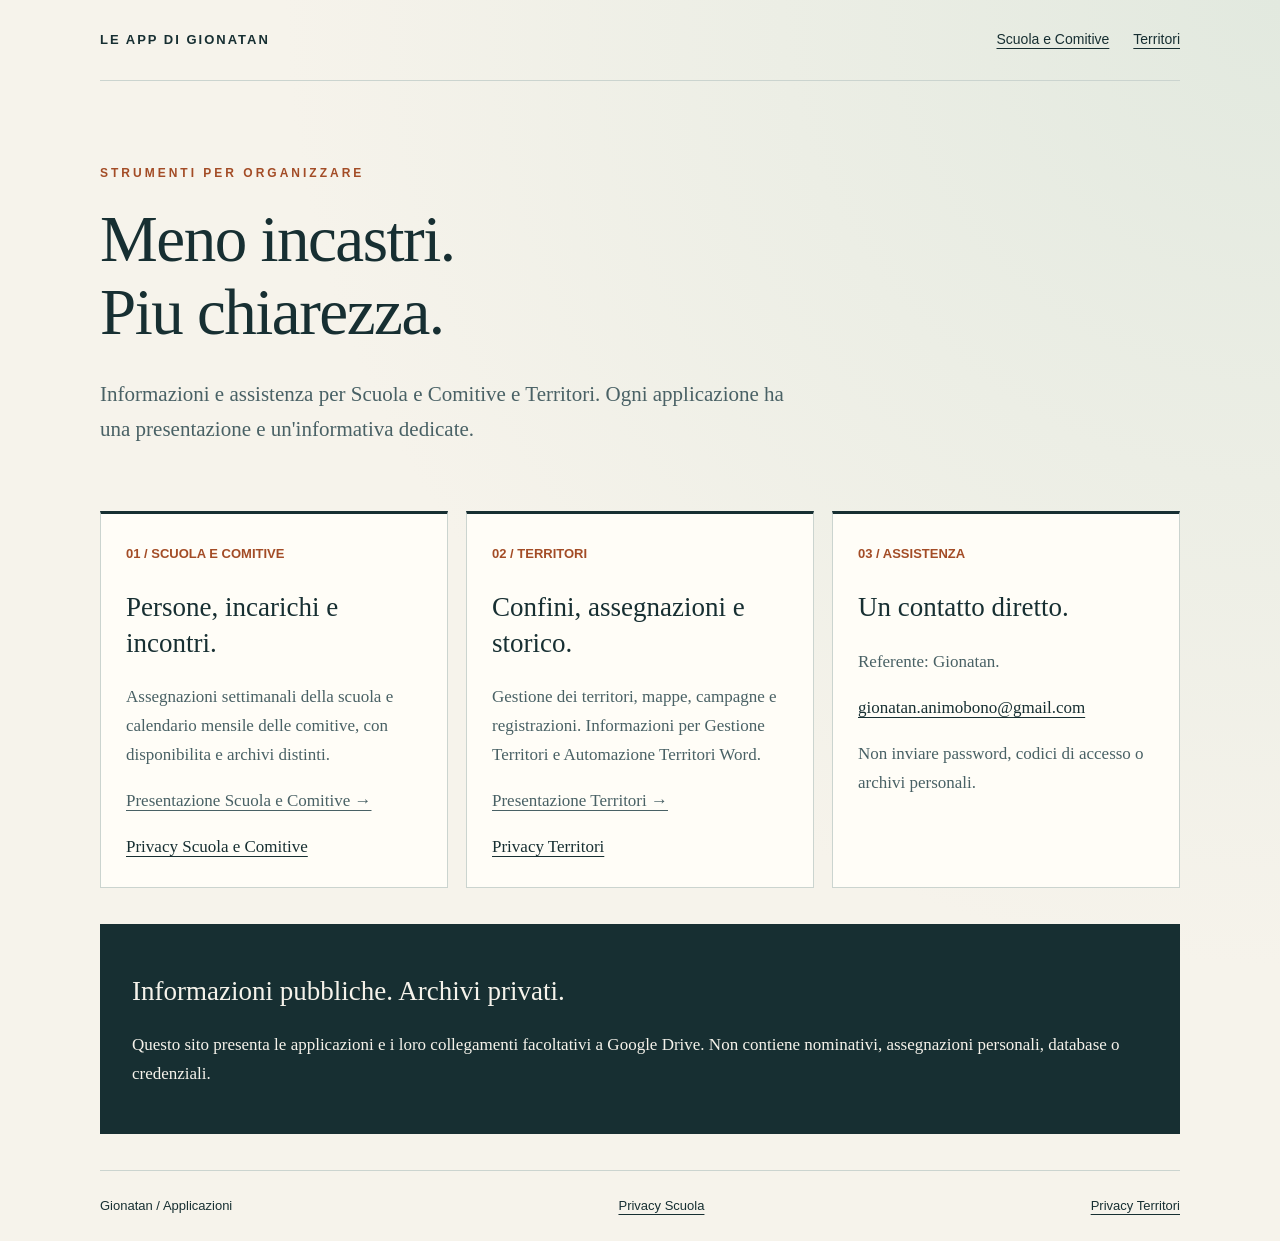
<file: index.html>
<!doctype html>
<html lang="it"><head><meta charset="utf-8"><meta name="viewport" content="width=device-width, initial-scale=1"><meta name="description" content="Presentazione e privacy delle applicazioni Scuola e Comitive e Territori di Gionatan."><title>Le applicazioni di Gionatan</title><link rel="stylesheet" href="style.css"></head>
<body>
<header class="wrap"><a class="brand" href="./">LE APP DI GIONATAN</a><nav aria-label="Navigazione"><a href="scuola.html">Scuola e Comitive</a><a href="territori.html">Territori</a></nav></header>
<main class="wrap">
<section class="hero"><p class="eyebrow">STRUMENTI PER ORGANIZZARE</p><h1>Meno incastri.<br>Piu chiarezza.</h1><p class="lead">Informazioni e assistenza per Scuola e Comitive e Territori. Ogni applicazione ha una presentazione e un'informativa dedicate.</p></section>
<section class="cards" aria-label="Applicazioni">
<article><span class="number">01 / SCUOLA E COMITIVE</span><h2>Persone, incarichi e incontri.</h2><p>Assegnazioni settimanali della scuola e calendario mensile delle comitive, con disponibilita e archivi distinti.</p><p><a href="scuola.html">Presentazione Scuola e Comitive &rarr;</a></p><a href="privacy.html">Privacy Scuola e Comitive</a></article>
<article><span class="number">02 / TERRITORI</span><h2>Confini, assegnazioni e storico.</h2><p>Gestione dei territori, mappe, campagne e registrazioni. Informazioni per Gestione Territori e Automazione Territori Word.</p><p><a href="territori.html">Presentazione Territori &rarr;</a></p><a href="territori-privacy.html">Privacy Territori</a></article>
<article><span class="number">03 / ASSISTENZA</span><h2>Un contatto diretto.</h2><p>Referente: Gionatan.</p><a href="mailto:gionatan.animobono@gmail.com">gionatan.animobono@gmail.com</a><p>Non inviare password, codici di accesso o archivi personali.</p></article>
</section>
<section class="note"><h2>Informazioni pubbliche. Archivi privati.</h2><p>Questo sito presenta le applicazioni e i loro collegamenti facoltativi a Google Drive. Non contiene nominativi, assegnazioni personali, database o credenziali.</p></section>
</main><footer class="wrap"><span>Gionatan / Applicazioni</span><a href="privacy.html">Privacy Scuola</a><a href="territori-privacy.html">Privacy Territori</a></footer>
</body></html>
</file>
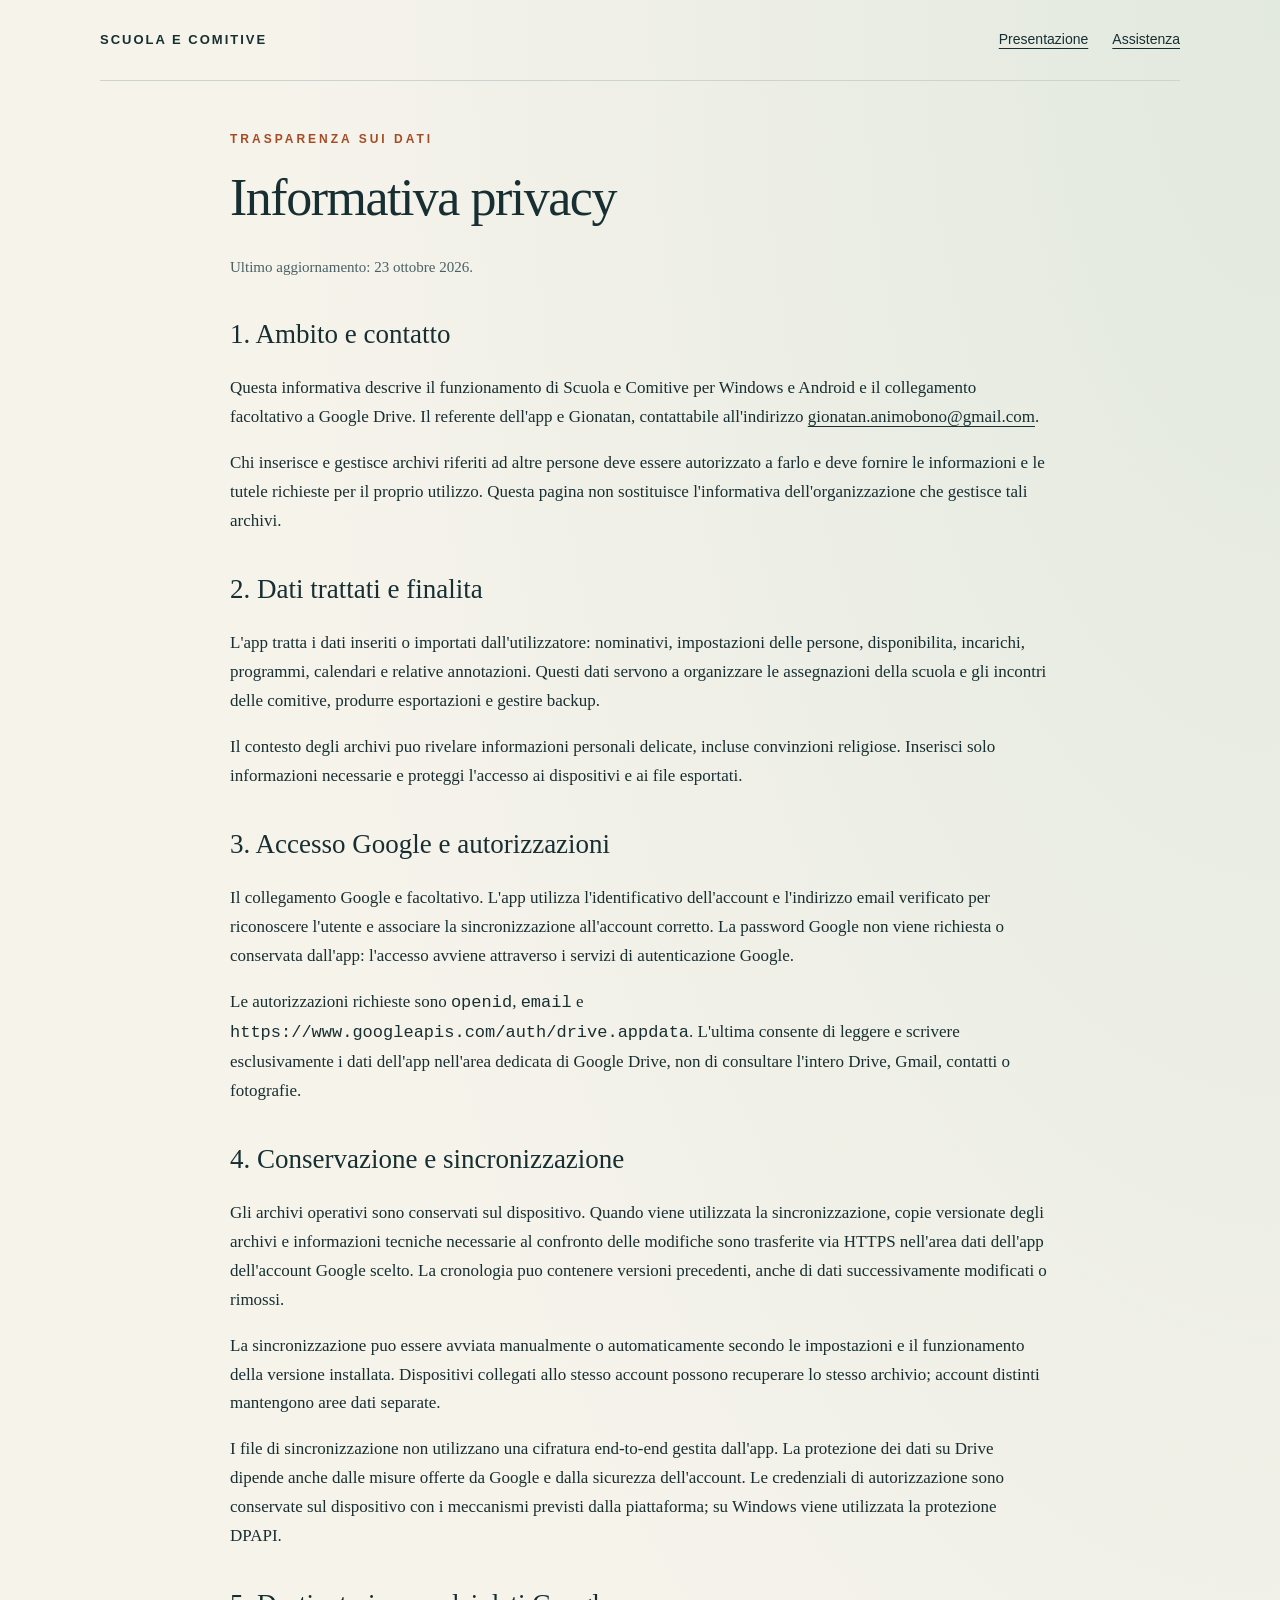
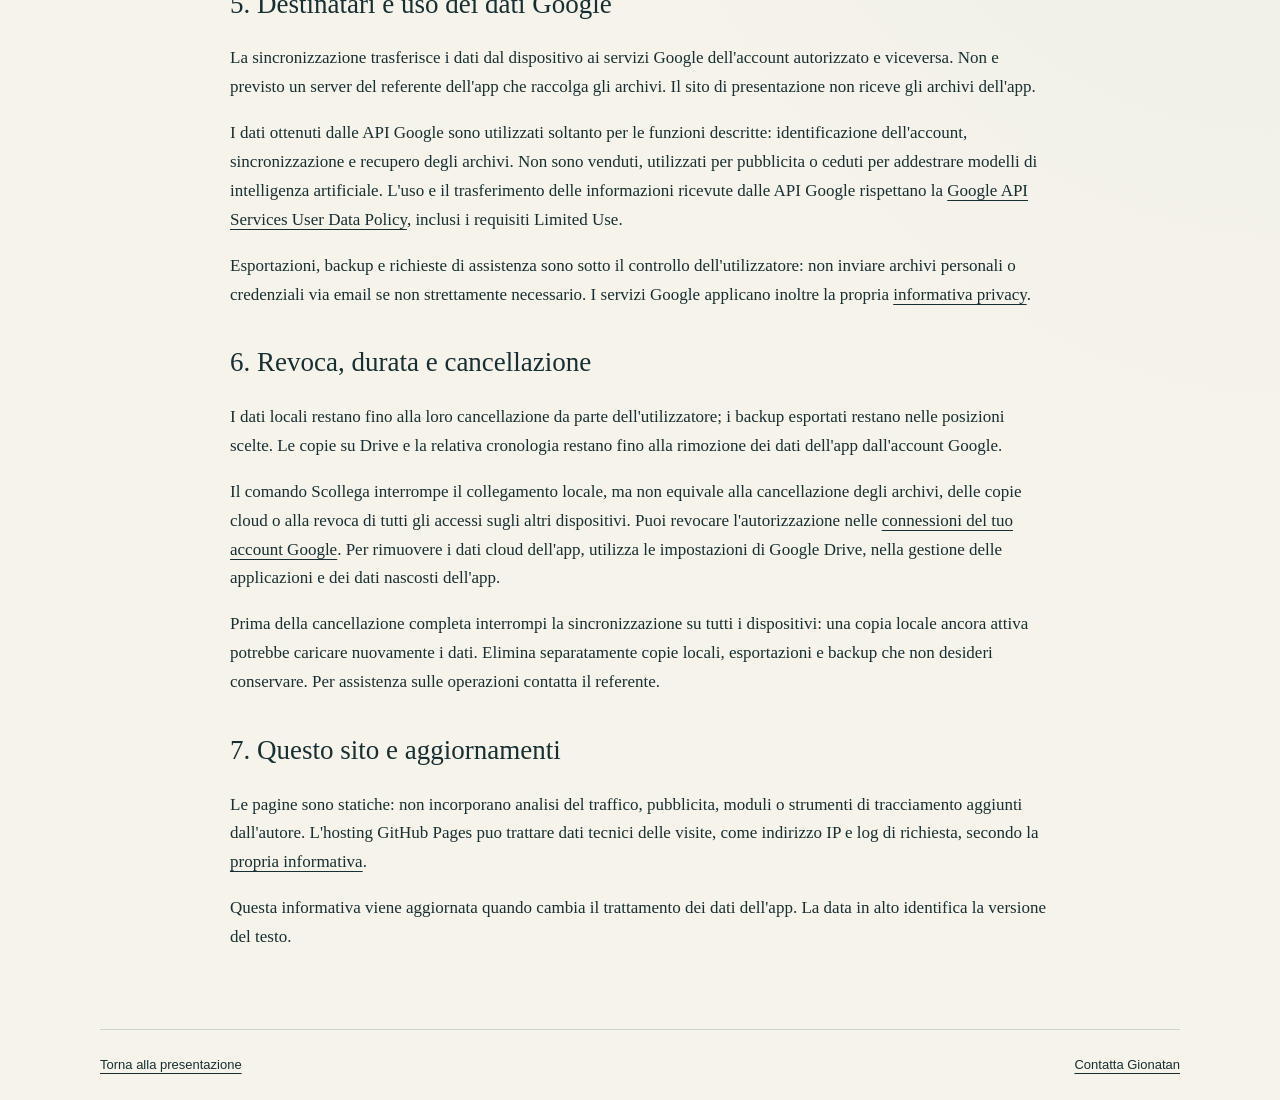
<file: privacy.html>
<!doctype html>
<html lang="it">
<head>
  <meta charset="utf-8">
  <meta name="viewport" content="width=device-width, initial-scale=1">
  <meta name="description" content="Informazioni sul trattamento dei dati in Scuola e Comitive e sulla sincronizzazione facoltativa con Google Drive.">
  <title>Privacy | Scuola e Comitive</title>
  <link rel="stylesheet" href="style.css">
</head>
<body>
  <header class="wrap"><a class="brand" href="scuola.html">SCUOLA E COMITIVE</a><nav aria-label="Navigazione"><a href="scuola.html">Presentazione</a><a href="mailto:gionatan.animobono@gmail.com">Assistenza</a></nav></header>
  <main class="wrap document">
    <p class="eyebrow">TRASPARENZA SUI DATI</p><h1>Informativa privacy</h1><p class="updated">Ultimo aggiornamento: 23 ottobre 2026.</p>
    <h2>1. Ambito e contatto</h2><p>Questa informativa descrive il funzionamento di Scuola e Comitive per Windows e Android e il collegamento facoltativo a Google Drive. Il referente dell'app e Gionatan, contattabile all'indirizzo <a href="mailto:gionatan.animobono@gmail.com">gionatan.animobono@gmail.com</a>.</p><p>Chi inserisce e gestisce archivi riferiti ad altre persone deve essere autorizzato a farlo e deve fornire le informazioni e le tutele richieste per il proprio utilizzo. Questa pagina non sostituisce l'informativa dell'organizzazione che gestisce tali archivi.</p>
    <h2>2. Dati trattati e finalita</h2><p>L'app tratta i dati inseriti o importati dall'utilizzatore: nominativi, impostazioni delle persone, disponibilita, incarichi, programmi, calendari e relative annotazioni. Questi dati servono a organizzare le assegnazioni della scuola e gli incontri delle comitive, produrre esportazioni e gestire backup.</p><p>Il contesto degli archivi puo rivelare informazioni personali delicate, incluse convinzioni religiose. Inserisci solo informazioni necessarie e proteggi l'accesso ai dispositivi e ai file esportati.</p>
    <h2>3. Accesso Google e autorizzazioni</h2><p>Il collegamento Google e facoltativo. L'app utilizza l'identificativo dell'account e l'indirizzo email verificato per riconoscere l'utente e associare la sincronizzazione all'account corretto. La password Google non viene richiesta o conservata dall'app: l'accesso avviene attraverso i servizi di autenticazione Google.</p><p>Le autorizzazioni richieste sono <code>openid</code>, <code>email</code> e <code>https://www.googleapis.com/auth/drive.appdata</code>. L'ultima consente di leggere e scrivere esclusivamente i dati dell'app nell'area dedicata di Google Drive, non di consultare l'intero Drive, Gmail, contatti o fotografie.</p>
    <h2>4. Conservazione e sincronizzazione</h2><p>Gli archivi operativi sono conservati sul dispositivo. Quando viene utilizzata la sincronizzazione, copie versionate degli archivi e informazioni tecniche necessarie al confronto delle modifiche sono trasferite via HTTPS nell'area dati dell'app dell'account Google scelto. La cronologia puo contenere versioni precedenti, anche di dati successivamente modificati o rimossi.</p><p>La sincronizzazione puo essere avviata manualmente o automaticamente secondo le impostazioni e il funzionamento della versione installata. Dispositivi collegati allo stesso account possono recuperare lo stesso archivio; account distinti mantengono aree dati separate.</p><p>I file di sincronizzazione non utilizzano una cifratura end-to-end gestita dall'app. La protezione dei dati su Drive dipende anche dalle misure offerte da Google e dalla sicurezza dell'account. Le credenziali di autorizzazione sono conservate sul dispositivo con i meccanismi previsti dalla piattaforma; su Windows viene utilizzata la protezione DPAPI.</p>
    <h2>5. Destinatari e uso dei dati Google</h2><p>La sincronizzazione trasferisce i dati dal dispositivo ai servizi Google dell'account autorizzato e viceversa. Non e previsto un server del referente dell'app che raccolga gli archivi. Il sito di presentazione non riceve gli archivi dell'app.</p><p>I dati ottenuti dalle API Google sono utilizzati soltanto per le funzioni descritte: identificazione dell'account, sincronizzazione e recupero degli archivi. Non sono venduti, utilizzati per pubblicita o ceduti per addestrare modelli di intelligenza artificiale. L'uso e il trasferimento delle informazioni ricevute dalle API Google rispettano la <a href="https://developers.google.com/terms/api-services-user-data-policy">Google API Services User Data Policy</a>, inclusi i requisiti Limited Use.</p><p>Esportazioni, backup e richieste di assistenza sono sotto il controllo dell'utilizzatore: non inviare archivi personali o credenziali via email se non strettamente necessario. I servizi Google applicano inoltre la propria <a href="https://policies.google.com/privacy">informativa privacy</a>.</p>
    <h2>6. Revoca, durata e cancellazione</h2><p>I dati locali restano fino alla loro cancellazione da parte dell'utilizzatore; i backup esportati restano nelle posizioni scelte. Le copie su Drive e la relativa cronologia restano fino alla rimozione dei dati dell'app dall'account Google.</p><p>Il comando Scollega interrompe il collegamento locale, ma non equivale alla cancellazione degli archivi, delle copie cloud o alla revoca di tutti gli accessi sugli altri dispositivi. Puoi revocare l'autorizzazione nelle <a href="https://myaccount.google.com/connections">connessioni del tuo account Google</a>. Per rimuovere i dati cloud dell'app, utilizza le impostazioni di Google Drive, nella gestione delle applicazioni e dei dati nascosti dell'app.</p><p>Prima della cancellazione completa interrompi la sincronizzazione su tutti i dispositivi: una copia locale ancora attiva potrebbe caricare nuovamente i dati. Elimina separatamente copie locali, esportazioni e backup che non desideri conservare. Per assistenza sulle operazioni contatta il referente.</p>
    <h2>7. Questo sito e aggiornamenti</h2><p>Le pagine sono statiche: non incorporano analisi del traffico, pubblicita, moduli o strumenti di tracciamento aggiunti dall'autore. L'hosting GitHub Pages puo trattare dati tecnici delle visite, come indirizzo IP e log di richiesta, secondo la <a href="https://docs.github.com/en/site-policy/privacy-policies/github-general-privacy-statement">propria informativa</a>.</p><p>Questa informativa viene aggiornata quando cambia il trattamento dei dati dell'app. La data in alto identifica la versione del testo.</p>
  </main>
  <footer class="wrap"><a href="scuola.html">Torna alla presentazione</a><a href="mailto:gionatan.animobono@gmail.com">Contatta Gionatan</a></footer>
</body>
</html>
</file>
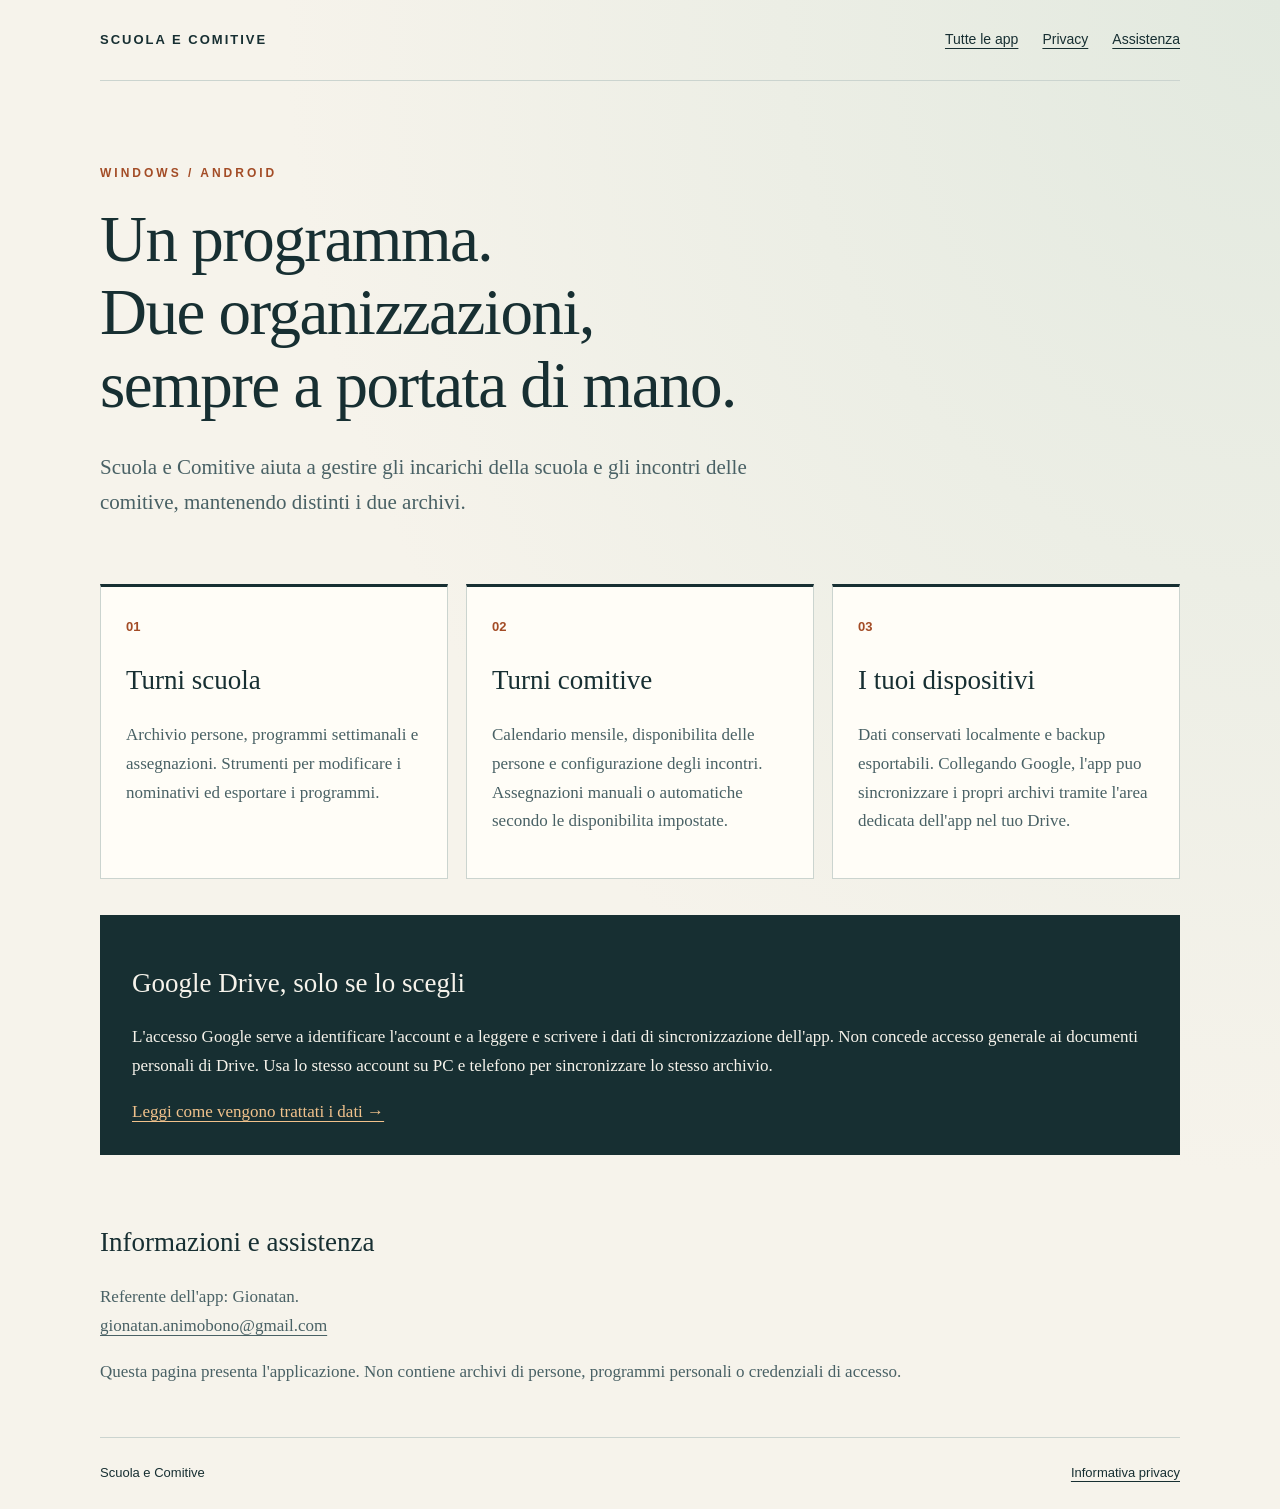
<file: scuola.html>
<!doctype html>
<html lang="it">
<head>
  <meta charset="utf-8">
  <meta name="viewport" content="width=device-width, initial-scale=1">
  <meta name="description" content="Scuola e Comitive: organizzazione delle assegnazioni e calendario comitive su Windows e Android.">
  <title>Scuola e Comitive</title>
  <link rel="stylesheet" href="style.css">
</head>
<body>
  <header class="wrap"><a class="brand" href="scuola.html">SCUOLA E COMITIVE</a><nav aria-label="Navigazione"><a href="./">Tutte le app</a><a href="privacy.html">Privacy</a><a href="mailto:gionatan.animobono@gmail.com">Assistenza</a></nav></header>
  <main class="wrap">
    <section class="hero"><p class="eyebrow">WINDOWS / ANDROID</p><h1>Un programma.<br>Due organizzazioni,<br>sempre a portata di mano.</h1><p class="lead">Scuola e Comitive aiuta a gestire gli incarichi della scuola e gli incontri delle comitive, mantenendo distinti i due archivi.</p></section>
    <section class="cards" aria-label="Funzionalita">
      <article><span class="number">01</span><h2>Turni scuola</h2><p>Archivio persone, programmi settimanali e assegnazioni. Strumenti per modificare i nominativi ed esportare i programmi.</p></article>
      <article><span class="number">02</span><h2>Turni comitive</h2><p>Calendario mensile, disponibilita delle persone e configurazione degli incontri. Assegnazioni manuali o automatiche secondo le disponibilita impostate.</p></article>
      <article><span class="number">03</span><h2>I tuoi dispositivi</h2><p>Dati conservati localmente e backup esportabili. Collegando Google, l'app puo sincronizzare i propri archivi tramite l'area dedicata dell'app nel tuo Drive.</p></article>
    </section>
    <section class="note"><h2>Google Drive, solo se lo scegli</h2><p>L'accesso Google serve a identificare l'account e a leggere e scrivere i dati di sincronizzazione dell'app. Non concede accesso generale ai documenti personali di Drive. Usa lo stesso account su PC e telefono per sincronizzare lo stesso archivio.</p><a href="privacy.html">Leggi come vengono trattati i dati &rarr;</a></section>
    <section class="contact"><h2>Informazioni e assistenza</h2><p>Referente dell'app: Gionatan.<br><a href="mailto:gionatan.animobono@gmail.com">gionatan.animobono@gmail.com</a></p><p>Questa pagina presenta l'applicazione. Non contiene archivi di persone, programmi personali o credenziali di accesso.</p></section>
  </main>
  <footer class="wrap"><span>Scuola e Comitive</span><a href="privacy.html">Informativa privacy</a></footer>
</body>
</html>
</file>
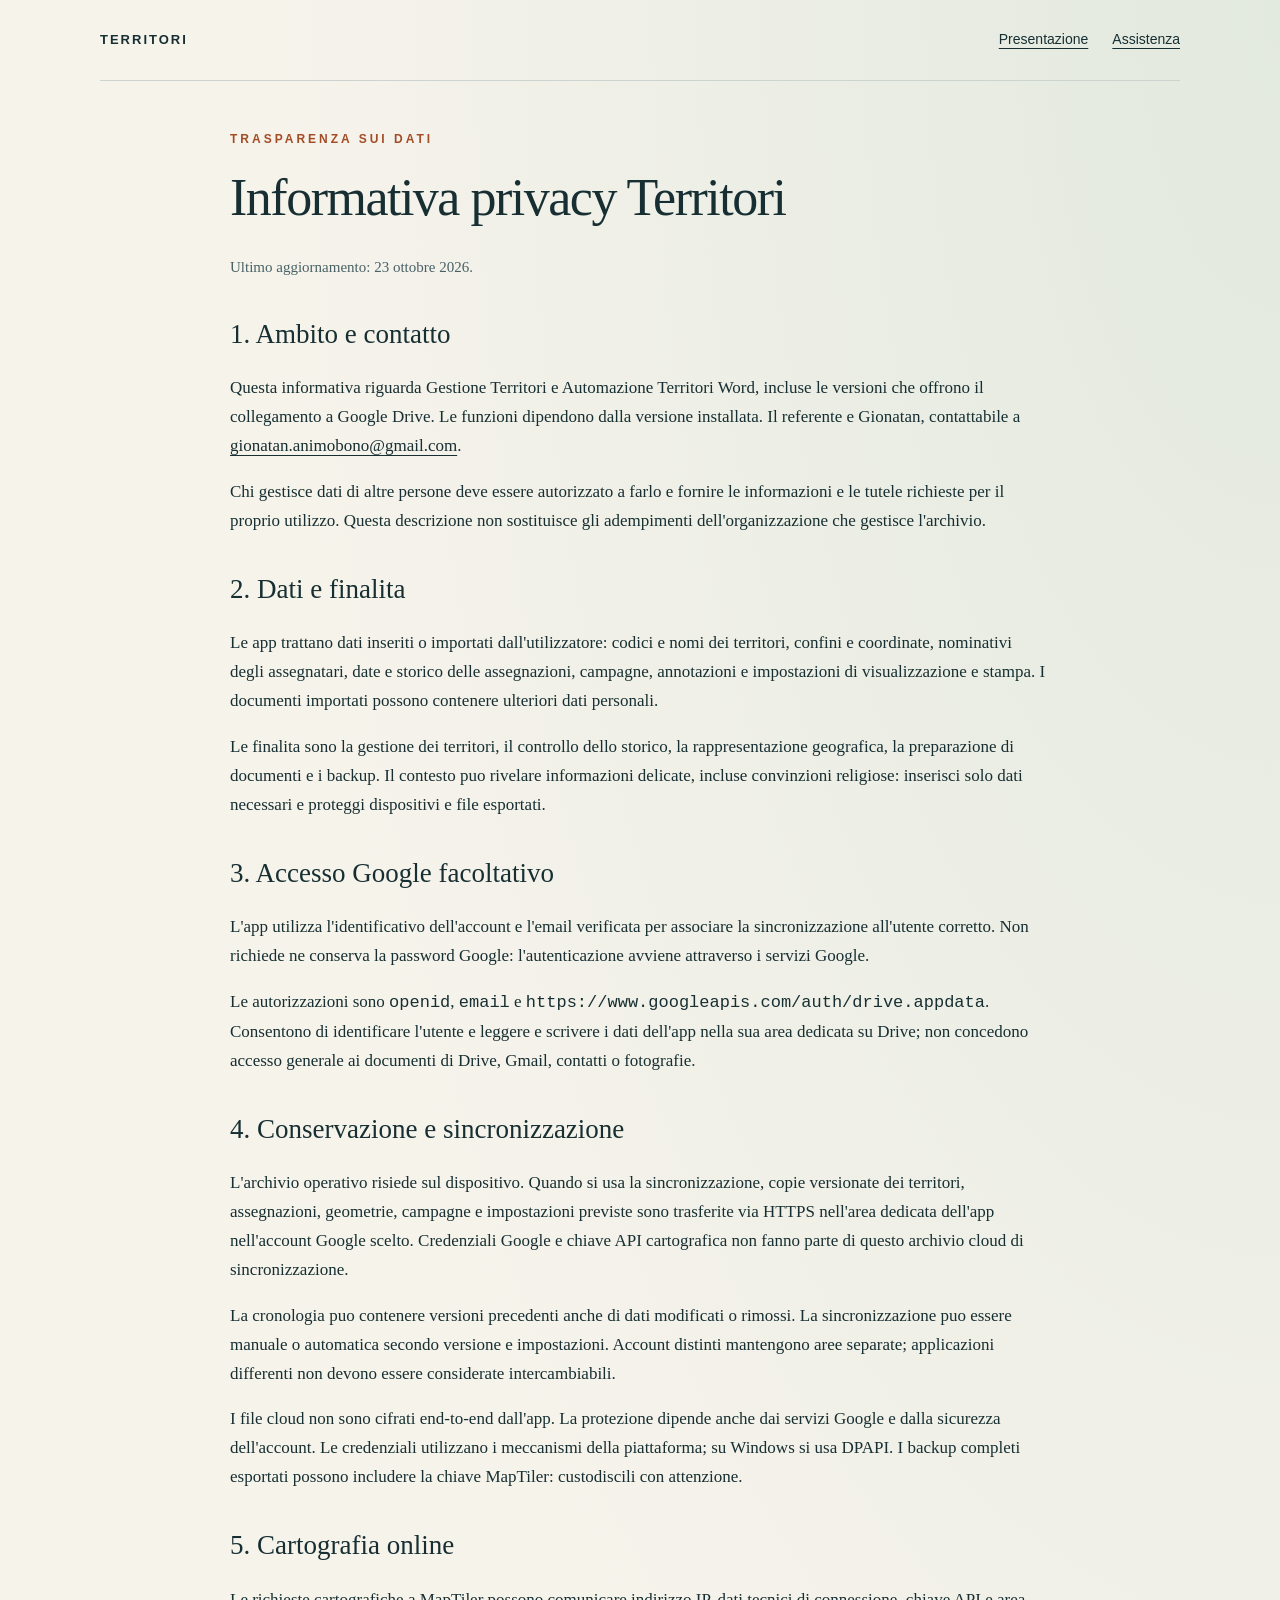
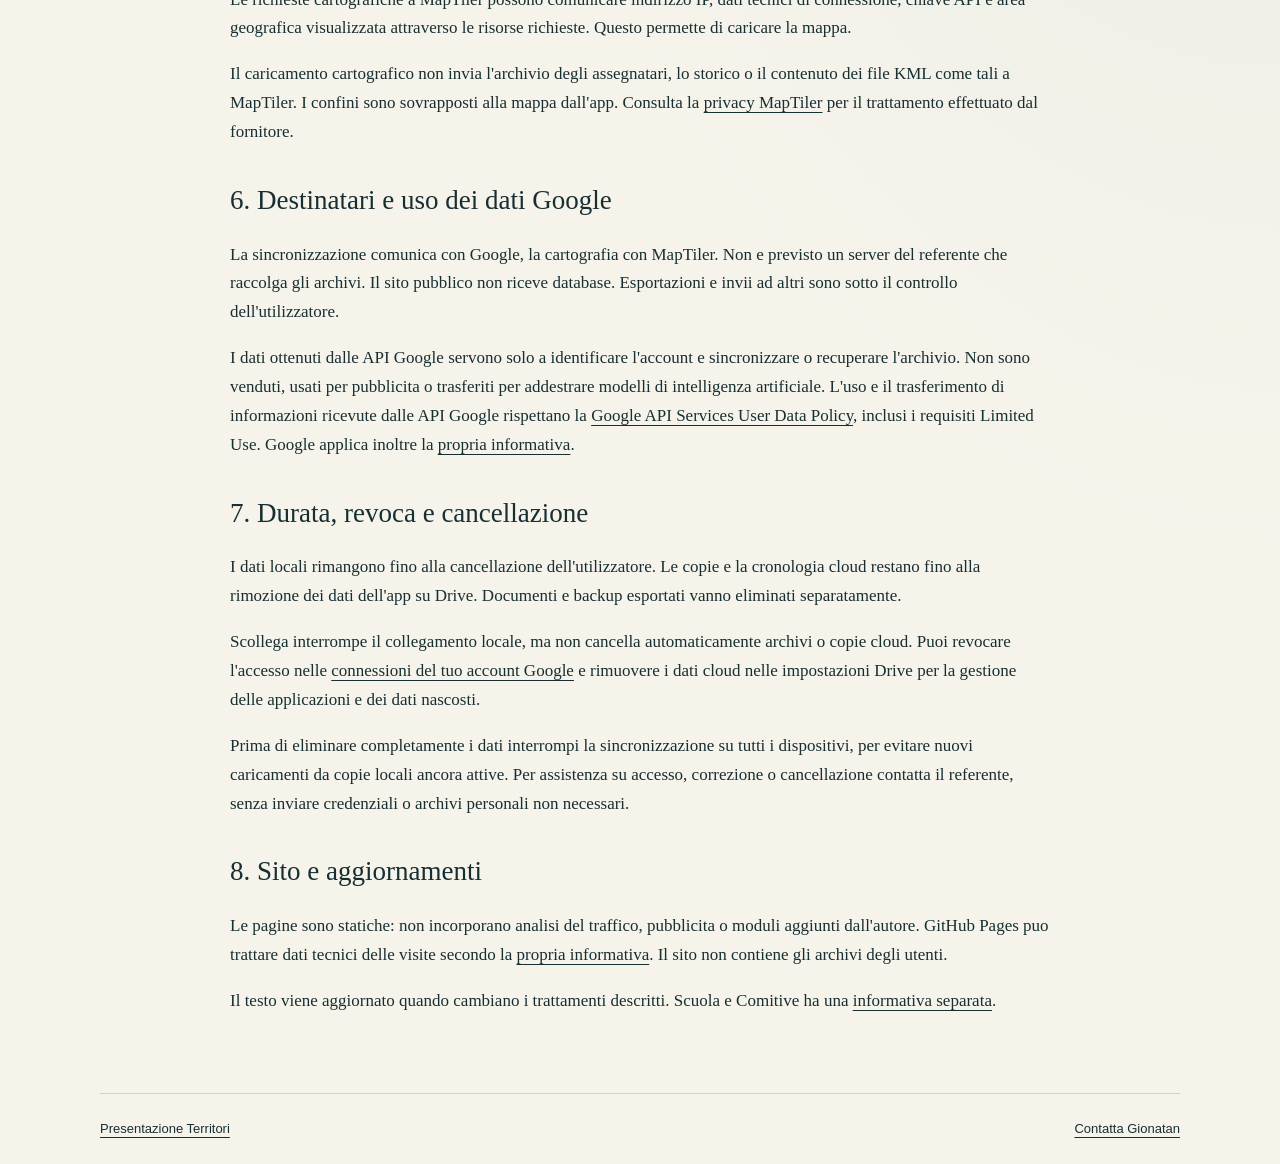
<file: territori-privacy.html>
<!doctype html>
<html lang="it"><head><meta charset="utf-8"><meta name="viewport" content="width=device-width, initial-scale=1"><meta name="description" content="Trattamento dei dati in Gestione Territori e Automazione Territori Word, cartografia e Google Drive."><title>Privacy Territori</title><link rel="stylesheet" href="style.css"></head>
<body><header class="wrap"><a class="brand" href="territori.html">TERRITORI</a><nav aria-label="Navigazione"><a href="territori.html">Presentazione</a><a href="mailto:gionatan.animobono@gmail.com">Assistenza</a></nav></header>
<main class="wrap document"><p class="eyebrow">TRASPARENZA SUI DATI</p><h1>Informativa privacy Territori</h1><p class="updated">Ultimo aggiornamento: 23 ottobre 2026.</p>
<h2>1. Ambito e contatto</h2><p>Questa informativa riguarda Gestione Territori e Automazione Territori Word, incluse le versioni che offrono il collegamento a Google Drive. Le funzioni dipendono dalla versione installata. Il referente e Gionatan, contattabile a <a href="mailto:gionatan.animobono@gmail.com">gionatan.animobono@gmail.com</a>.</p><p>Chi gestisce dati di altre persone deve essere autorizzato a farlo e fornire le informazioni e le tutele richieste per il proprio utilizzo. Questa descrizione non sostituisce gli adempimenti dell'organizzazione che gestisce l'archivio.</p>
<h2>2. Dati e finalita</h2><p>Le app trattano dati inseriti o importati dall'utilizzatore: codici e nomi dei territori, confini e coordinate, nominativi degli assegnatari, date e storico delle assegnazioni, campagne, annotazioni e impostazioni di visualizzazione e stampa. I documenti importati possono contenere ulteriori dati personali.</p><p>Le finalita sono la gestione dei territori, il controllo dello storico, la rappresentazione geografica, la preparazione di documenti e i backup. Il contesto puo rivelare informazioni delicate, incluse convinzioni religiose: inserisci solo dati necessari e proteggi dispositivi e file esportati.</p>
<h2>3. Accesso Google facoltativo</h2><p>L'app utilizza l'identificativo dell'account e l'email verificata per associare la sincronizzazione all'utente corretto. Non richiede ne conserva la password Google: l'autenticazione avviene attraverso i servizi Google.</p><p>Le autorizzazioni sono <code>openid</code>, <code>email</code> e <code>https://www.googleapis.com/auth/drive.appdata</code>. Consentono di identificare l'utente e leggere e scrivere i dati dell'app nella sua area dedicata su Drive; non concedono accesso generale ai documenti di Drive, Gmail, contatti o fotografie.</p>
<h2>4. Conservazione e sincronizzazione</h2><p>L'archivio operativo risiede sul dispositivo. Quando si usa la sincronizzazione, copie versionate dei territori, assegnazioni, geometrie, campagne e impostazioni previste sono trasferite via HTTPS nell'area dedicata dell'app nell'account Google scelto. Credenziali Google e chiave API cartografica non fanno parte di questo archivio cloud di sincronizzazione.</p><p>La cronologia puo contenere versioni precedenti anche di dati modificati o rimossi. La sincronizzazione puo essere manuale o automatica secondo versione e impostazioni. Account distinti mantengono aree separate; applicazioni differenti non devono essere considerate intercambiabili.</p><p>I file cloud non sono cifrati end-to-end dall'app. La protezione dipende anche dai servizi Google e dalla sicurezza dell'account. Le credenziali utilizzano i meccanismi della piattaforma; su Windows si usa DPAPI. I backup completi esportati possono includere la chiave MapTiler: custodiscili con attenzione.</p>
<h2>5. Cartografia online</h2><p>Le richieste cartografiche a MapTiler possono comunicare indirizzo IP, dati tecnici di connessione, chiave API e area geografica visualizzata attraverso le risorse richieste. Questo permette di caricare la mappa.</p><p>Il caricamento cartografico non invia l'archivio degli assegnatari, lo storico o il contenuto dei file KML come tali a MapTiler. I confini sono sovrapposti alla mappa dall'app. Consulta la <a href="https://www.maptiler.com/privacy-policy/">privacy MapTiler</a> per il trattamento effettuato dal fornitore.</p>
<h2>6. Destinatari e uso dei dati Google</h2><p>La sincronizzazione comunica con Google, la cartografia con MapTiler. Non e previsto un server del referente che raccolga gli archivi. Il sito pubblico non riceve database. Esportazioni e invii ad altri sono sotto il controllo dell'utilizzatore.</p><p>I dati ottenuti dalle API Google servono solo a identificare l'account e sincronizzare o recuperare l'archivio. Non sono venduti, usati per pubblicita o trasferiti per addestrare modelli di intelligenza artificiale. L'uso e il trasferimento di informazioni ricevute dalle API Google rispettano la <a href="https://developers.google.com/terms/api-services-user-data-policy">Google API Services User Data Policy</a>, inclusi i requisiti Limited Use. Google applica inoltre la <a href="https://policies.google.com/privacy">propria informativa</a>.</p>
<h2>7. Durata, revoca e cancellazione</h2><p>I dati locali rimangono fino alla cancellazione dell'utilizzatore. Le copie e la cronologia cloud restano fino alla rimozione dei dati dell'app su Drive. Documenti e backup esportati vanno eliminati separatamente.</p><p>Scollega interrompe il collegamento locale, ma non cancella automaticamente archivi o copie cloud. Puoi revocare l'accesso nelle <a href="https://myaccount.google.com/connections">connessioni del tuo account Google</a> e rimuovere i dati cloud nelle impostazioni Drive per la gestione delle applicazioni e dei dati nascosti.</p><p>Prima di eliminare completamente i dati interrompi la sincronizzazione su tutti i dispositivi, per evitare nuovi caricamenti da copie locali ancora attive. Per assistenza su accesso, correzione o cancellazione contatta il referente, senza inviare credenziali o archivi personali non necessari.</p>
<h2>8. Sito e aggiornamenti</h2><p>Le pagine sono statiche: non incorporano analisi del traffico, pubblicita o moduli aggiunti dall'autore. GitHub Pages puo trattare dati tecnici delle visite secondo la <a href="https://docs.github.com/en/site-policy/privacy-policies/github-general-privacy-statement">propria informativa</a>. Il sito non contiene gli archivi degli utenti.</p><p>Il testo viene aggiornato quando cambiano i trattamenti descritti. Scuola e Comitive ha una <a href="privacy.html">informativa separata</a>.</p>
</main><footer class="wrap"><a href="territori.html">Presentazione Territori</a><a href="mailto:gionatan.animobono@gmail.com">Contatta Gionatan</a></footer></body></html>
</file>
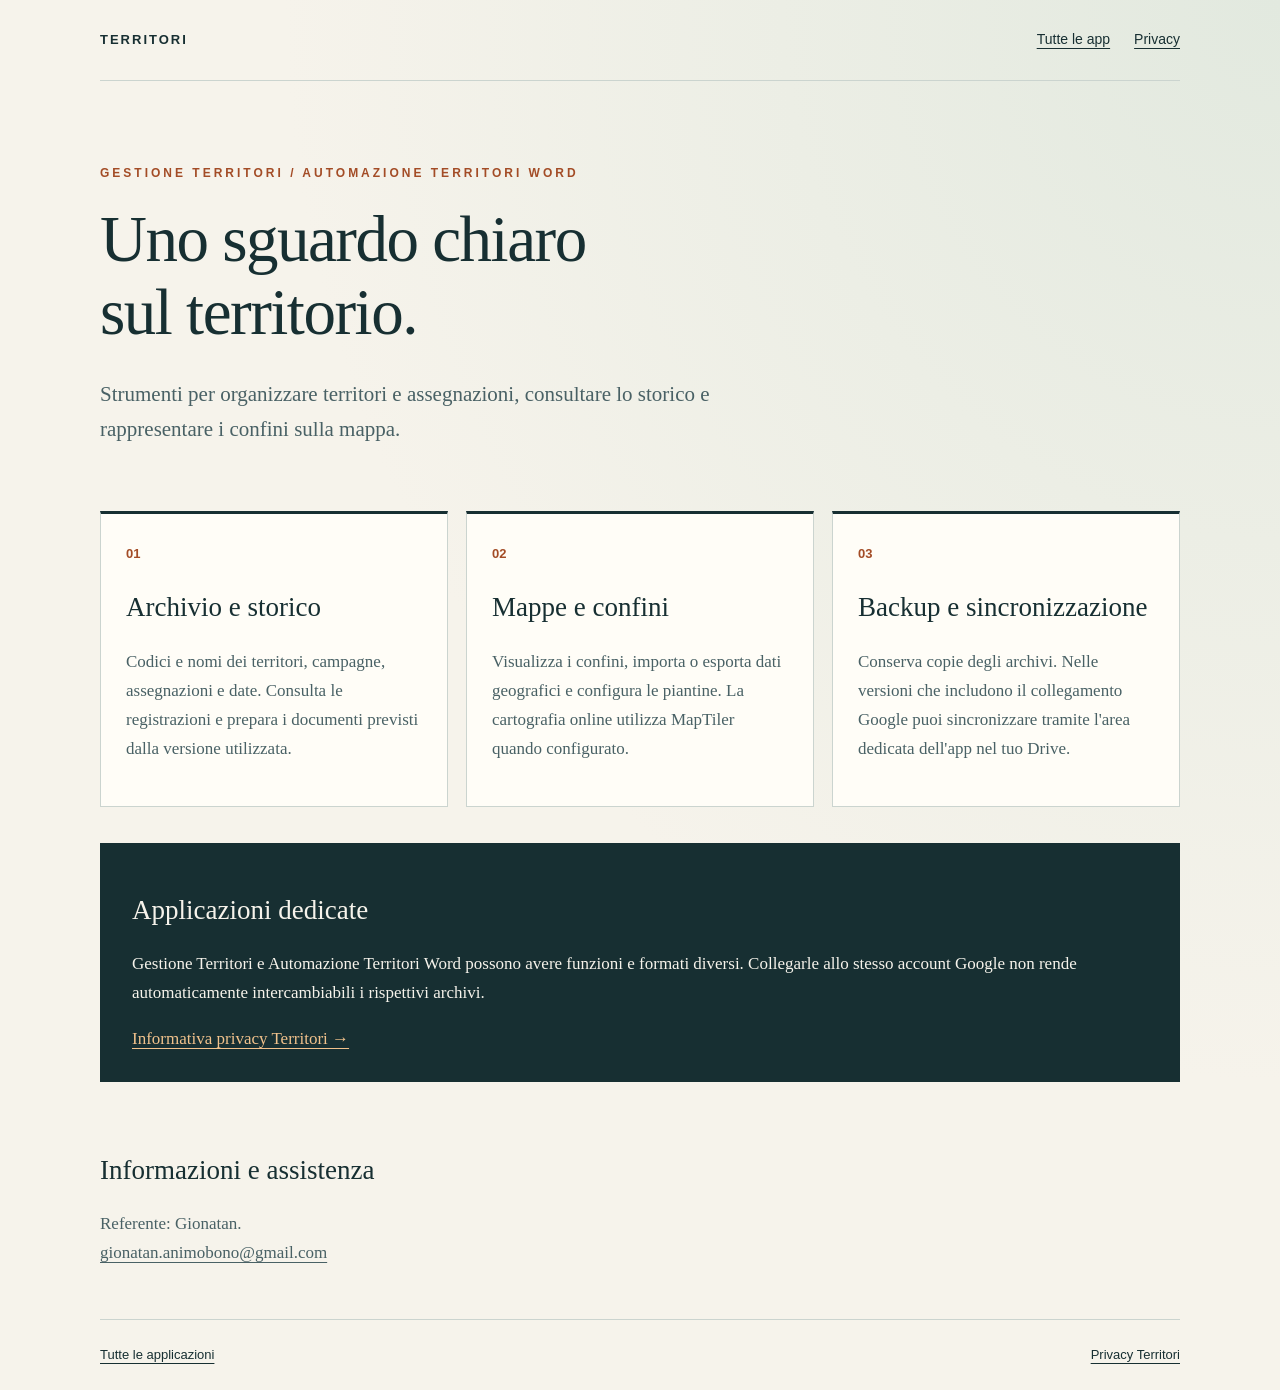
<file: territori.html>
<!doctype html>
<html lang="it"><head><meta charset="utf-8"><meta name="viewport" content="width=device-width, initial-scale=1"><meta name="description" content="Gestione Territori e Automazione Territori Word: mappe, confini, assegnazioni e storico."><title>Territori | Le app di Gionatan</title><link rel="stylesheet" href="style.css"></head>
<body><header class="wrap"><a class="brand" href="territori.html">TERRITORI</a><nav aria-label="Navigazione"><a href="./">Tutte le app</a><a href="territori-privacy.html">Privacy</a></nav></header>
<main class="wrap"><section class="hero"><p class="eyebrow">GESTIONE TERRITORI / AUTOMAZIONE TERRITORI WORD</p><h1>Uno sguardo chiaro<br>sul territorio.</h1><p class="lead">Strumenti per organizzare territori e assegnazioni, consultare lo storico e rappresentare i confini sulla mappa.</p></section>
<section class="cards" aria-label="Funzionalita"><article><span class="number">01</span><h2>Archivio e storico</h2><p>Codici e nomi dei territori, campagne, assegnazioni e date. Consulta le registrazioni e prepara i documenti previsti dalla versione utilizzata.</p></article><article><span class="number">02</span><h2>Mappe e confini</h2><p>Visualizza i confini, importa o esporta dati geografici e configura le piantine. La cartografia online utilizza MapTiler quando configurato.</p></article><article><span class="number">03</span><h2>Backup e sincronizzazione</h2><p>Conserva copie degli archivi. Nelle versioni che includono il collegamento Google puoi sincronizzare tramite l'area dedicata dell'app nel tuo Drive.</p></article></section>
<section class="note"><h2>Applicazioni dedicate</h2><p>Gestione Territori e Automazione Territori Word possono avere funzioni e formati diversi. Collegarle allo stesso account Google non rende automaticamente intercambiabili i rispettivi archivi.</p><a href="territori-privacy.html">Informativa privacy Territori &rarr;</a></section>
<section class="contact"><h2>Informazioni e assistenza</h2><p>Referente: Gionatan.<br><a href="mailto:gionatan.animobono@gmail.com">gionatan.animobono@gmail.com</a></p></section></main>
<footer class="wrap"><a href="./">Tutte le applicazioni</a><a href="territori-privacy.html">Privacy Territori</a></footer></body></html>
</file>
<file: style.css>
:root{color-scheme:light;--paper:#f6f3eb;--ink:#172f32;--muted:#496165;--line:#cbd4cf;--accent:#a34c26;--card:#fffdf7}*{box-sizing:border-box}body{margin:0;color:var(--ink);background:radial-gradient(ellipse at 100% 0,#e2e9df,transparent 55%),var(--paper);font:17px/1.7 Georgia,"Times New Roman",serif}.wrap{width:min(1080px,calc(100% - 48px));margin:auto}a{color:inherit;text-underline-offset:4px}a:hover{color:var(--accent)}a:focus-visible{outline:3px solid var(--accent);outline-offset:5px}header{display:flex;align-items:center;justify-content:space-between;gap:24px;padding:28px 0;border-bottom:1px solid var(--line)}.brand,.eyebrow,.number,nav,footer{font-family:"Trebuchet MS",Verdana,sans-serif}.brand{font-size:13px;letter-spacing:2px;font-weight:bold;text-decoration:none}nav{display:flex;gap:24px;font-size:14px}.hero{padding:70px 0 42px;max-width:850px}.eyebrow{color:var(--accent);font-size:12px;letter-spacing:3px;font-weight:bold}h1{font-size:clamp(36px,5.5vw,65px);line-height:1.12;letter-spacing:-1.5px;font-weight:normal;margin:20px 0 28px}.lead{max-width:690px;font-size:21px;color:var(--muted)}h2{font-weight:normal;line-height:1.3;font-size:27px}.cards{display:grid;grid-template-columns:repeat(3,minmax(0,1fr));gap:18px}.cards article{background:var(--card);padding:25px;border:1px solid var(--line);border-top:3px solid var(--ink)}.number{color:var(--accent);font-size:13px;font-weight:bold}.cards p,.contact p{color:var(--muted)}.note{padding:28px 32px;margin:36px 0;background:var(--ink);color:#f6f3eb}.note a{color:#f1c28c}.contact{padding:12px 0 34px}footer{display:flex;justify-content:space-between;gap:20px;border-top:1px solid var(--line);padding:24px 0;font-size:13px}.document{max-width:820px;padding:36px 0 60px}.document h1{font-size:clamp(34px,5vw,52px)}.document h2{margin-top:36px}.document li{margin:8px 0}.document a,.contact a{overflow-wrap:anywhere}.updated{color:var(--muted);font-size:15px}@media(max-width:700px){.wrap{width:calc(100% - 32px)}header{align-items:flex-start;flex-direction:column;gap:12px;padding:20px 0}.hero{padding:35px 0 24px}.lead{font-size:19px}.cards{grid-template-columns:1fr}.note{padding:22px}.document{padding-top:20px}footer{flex-wrap:wrap}}
:where(.cards article){min-width:0;overflow-wrap:anywhere}nav{flex-wrap:wrap}
</file>
